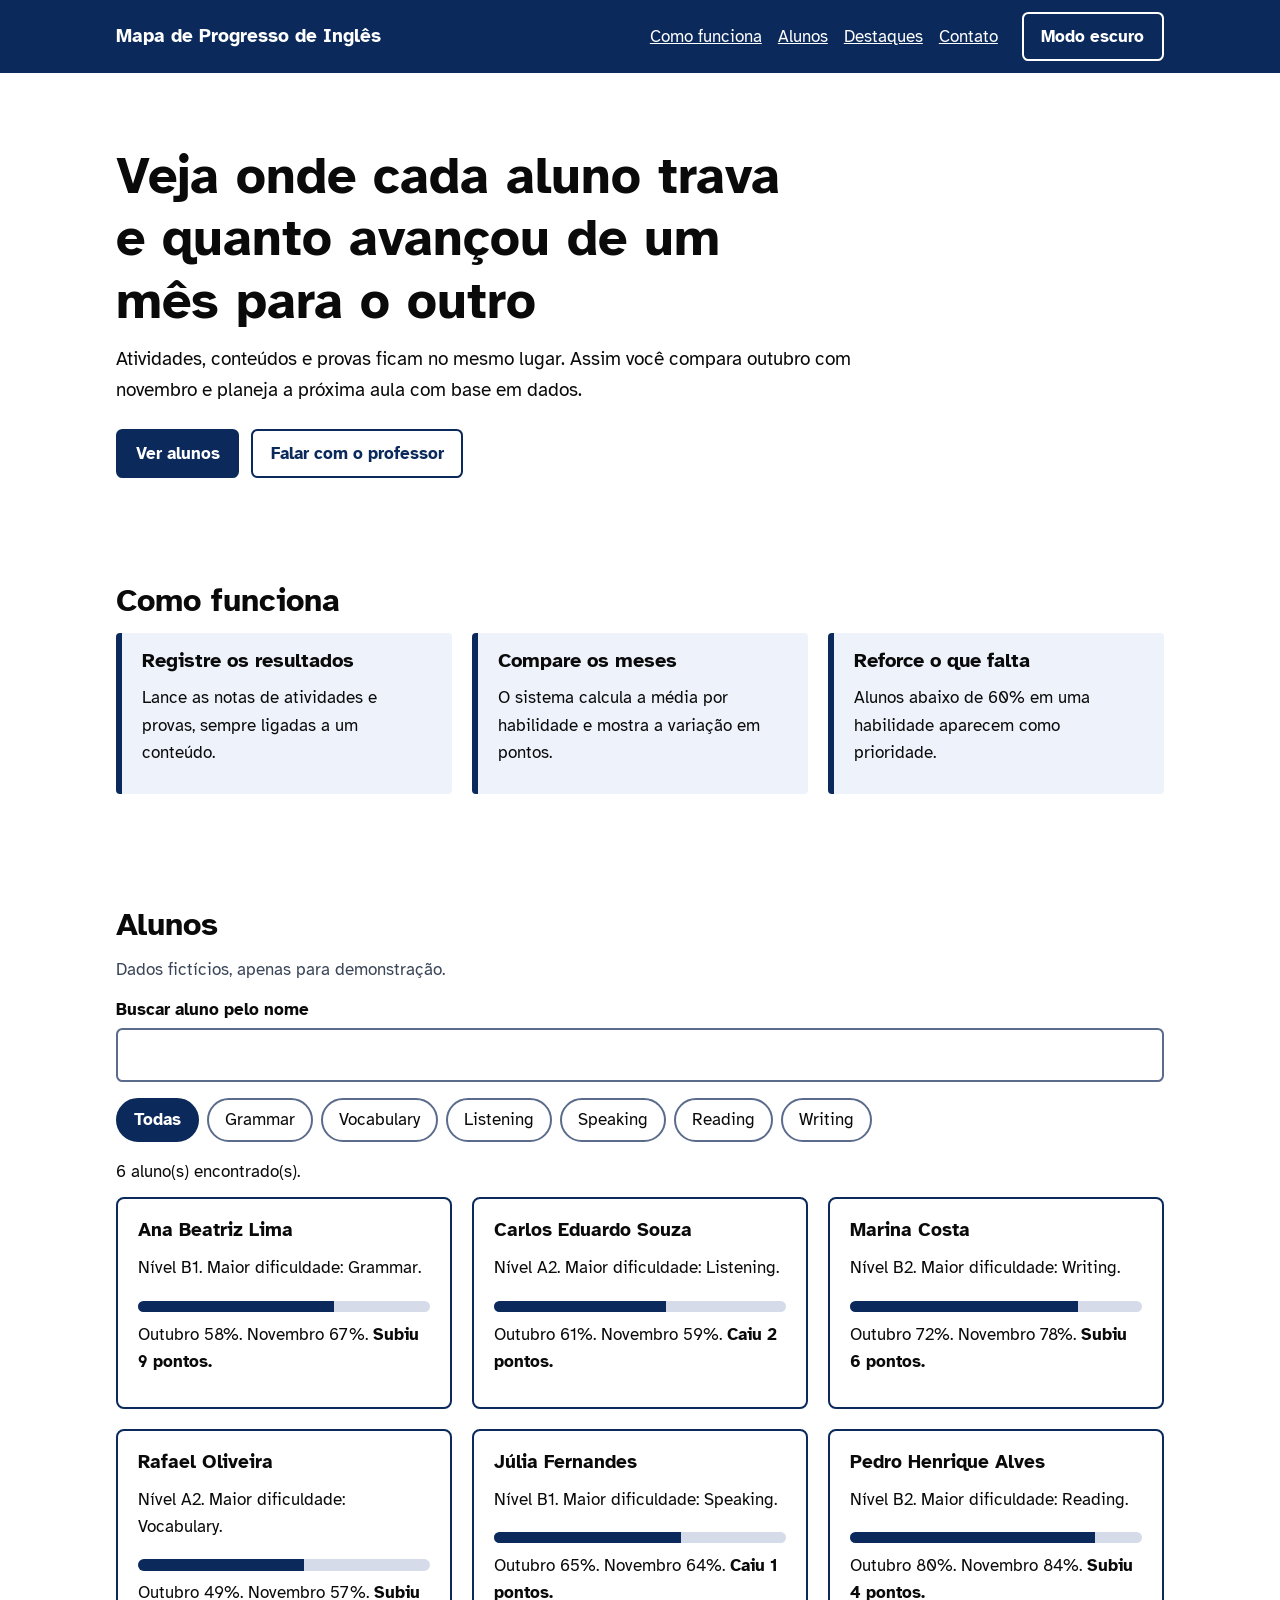
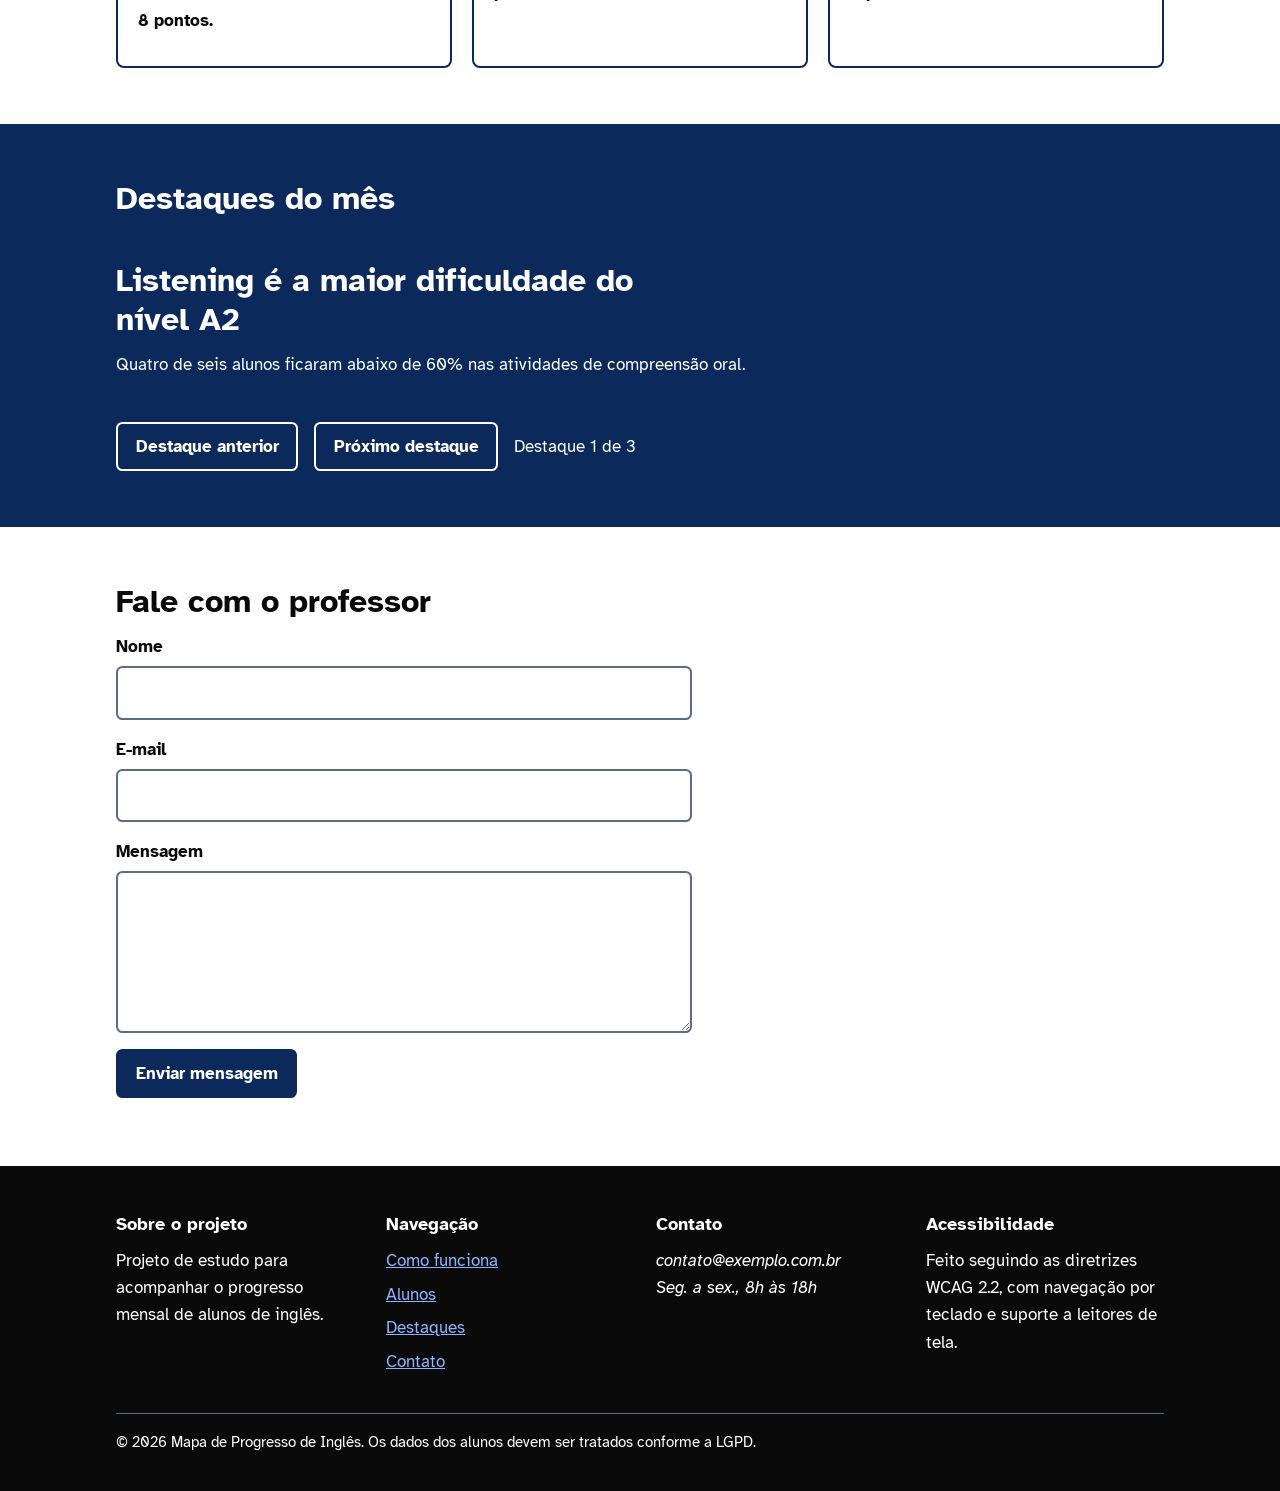
<file: index.html>
<!DOCTYPE html>
<html lang="pt-BR">
<head>
<meta charset="utf-8">
<meta name="viewport" content="width=device-width, initial-scale=1">
<meta name="color-scheme" content="light dark">
<title>Mapa de Progresso de Inglês</title>
<script>try{var t=localStorage.getItem('tema')||(matchMedia('(prefers-color-scheme:dark)').matches?'escuro':'claro');document.documentElement.dataset.tema=t}catch(e){}</script>
<link rel="preconnect" href="https://fonts.googleapis.com">
<link href="https://fonts.googleapis.com/css2?family=Atkinson+Hyperlegible:wght@400;700&display=swap" rel="stylesheet">
<link rel="stylesheet" href="style.css">
</head>
<body>
<a class="skip" href="#main">Pular para o conteúdo</a>

<header class="topo azul">
  <div class="wrap">
    <a class="marca" href="#main">Mapa de Progresso de Inglês</a>
    <nav aria-label="Principal">
      <ul>
        <li><a href="#como">Como funciona</a></li>
        <li><a href="#alunos">Alunos</a></li>
        <li><a href="#destaques">Destaques</a></li>
        <li><a href="#contato">Contato</a></li>
      </ul>
    </nav>
    <button type="button" id="tema" class="btn" aria-pressed="false">Modo escuro</button>
  </div>
</header>

<main id="main">
  <section class="hero wrap" aria-labelledby="t-hero">
    <h1 id="t-hero">Veja onde cada aluno trava e quanto avançou de um mês para o outro</h1>
    <p>Atividades, conteúdos e provas ficam no mesmo lugar. Assim você compara outubro com novembro e planeja a próxima aula com base em dados.</p>
    <div class="acoes">
      <a class="btn" href="#alunos">Ver alunos</a>
      <a class="btn sec" href="#contato">Falar com o professor</a>
    </div>
  </section>

  <section id="como" class="sec-pad wrap" aria-labelledby="t-como">
    <h2 id="t-como">Como funciona</h2>
    <ul class="grade">
      <li><article class="info"><h3>Registre os resultados</h3><p>Lance as notas de atividades e provas, sempre ligadas a um conteúdo.</p></article></li>
      <li><article class="info"><h3>Compare os meses</h3><p>O sistema calcula a média por habilidade e mostra a variação em pontos.</p></article></li>
      <li><article class="info"><h3>Reforce o que falta</h3><p>Alunos abaixo de 60% em uma habilidade aparecem como prioridade.</p></article></li>
    </ul>
  </section>

  <section id="alunos" class="sec-pad wrap" aria-labelledby="t-alunos">
    <h2 id="t-alunos">Alunos</h2>
    <p class="muted">Dados fictícios, apenas para demonstração.</p>
    <form id="form-busca" role="search" aria-label="Buscar alunos">
      <div class="campo">
        <label for="busca">Buscar aluno pelo nome</label>
        <input type="search" id="busca" autocomplete="off">
      </div>
      <div id="chips" class="filtros" role="group" aria-label="Filtrar pela maior dificuldade"></div>
    </form>
    <p id="status" role="status"></p>
    <ul id="lista" class="grade"></ul>
  </section>

  <section id="destaques" class="azul sec-pad" aria-labelledby="t-dest">
    <div class="wrap" role="region" aria-roledescription="carrossel" aria-label="Destaques do mês" id="carrossel">
      <h2 id="t-dest">Destaques do mês</h2>
      <div aria-live="polite">
        <!-- Para usar imagens: <img src="..." alt="descrição"> dentro do slide -->
        <div class="slide" role="group" aria-roledescription="destaque"><h3>Listening é a maior dificuldade do nível A2</h3><p>Quatro de seis alunos ficaram abaixo de 60% nas atividades de compreensão oral.</p></div>
        <div class="slide" role="group" aria-roledescription="destaque" hidden><h3>Writing evoluiu no nível B2</h3><p>A média da prova de novembro subiu 6 pontos em relação a outubro.</p></div>
        <div class="slide" role="group" aria-roledescription="destaque" hidden><h3>Vocabulário cresce com as atividades curtas</h3><p>Quem fez as três atividades semanais teve a maior variação do mês.</p></div>
      </div>
      <div class="ctrl">
        <button type="button" class="btn" id="ant">Destaque anterior</button>
        <button type="button" class="btn" id="prox">Próximo destaque</button>
        <span id="cont"></span>
      </div>
    </div>
  </section>

  <section id="contato" class="sec-pad wrap" aria-labelledby="t-contato">
    <h2 id="t-contato">Fale com o professor</h2>
    <form id="contato-form" class="contato" novalidate>
      <div class="campo"><label for="nome">Nome</label><input id="nome" name="nome" autocomplete="name" required><p class="erro" id="erro-nome" hidden>Erro: informe seu nome com pelo menos 3 letras.</p></div>
      <div class="campo"><label for="email">E-mail</label><input id="email" name="email" type="email" autocomplete="email" required><p class="erro" id="erro-email" hidden>Erro: informe um e-mail válido, como nome@exemplo.com.</p></div>
      <div class="campo"><label for="mensagem">Mensagem</label><textarea id="mensagem" name="mensagem" rows="5" required></textarea><p class="erro" id="erro-mensagem" hidden>Erro: escreva uma mensagem com pelo menos 10 caracteres.</p></div>
      <button type="submit" class="btn">Enviar mensagem</button>
      <p id="ok" role="status"></p>
    </form>
  </section>
</main>

<footer>
  <div class="wrap">
    <div class="grade">
      <section aria-labelledby="f-sobre"><h2 id="f-sobre">Sobre o projeto</h2><p>Projeto de estudo para acompanhar o progresso mensal de alunos de inglês.</p></section>
      <nav aria-labelledby="f-nav"><h2 id="f-nav">Navegação</h2><ul><li><a href="#como">Como funciona</a></li><li><a href="#alunos">Alunos</a></li><li><a href="#destaques">Destaques</a></li><li><a href="#contato">Contato</a></li></ul></nav>
      <section aria-labelledby="f-contato"><h2 id="f-contato">Contato</h2><address>contato@exemplo.com.br<br>Seg. a sex., 8h às 18h</address></section>
      <section aria-labelledby="f-acess"><h2 id="f-acess">Acessibilidade</h2><p>Feito seguindo as diretrizes WCAG 2.2, com navegação por teclado e suporte a leitores de tela.</p></section>
    </div>
    <p class="copy">© 2026 Mapa de Progresso de Inglês. Os dados dos alunos devem ser tratados conforme a LGPD.</p>
  </div>
</footer>

<script>
/* ---------- Tema claro/escuro ---------- */
const root=document.documentElement,btnTema=document.getElementById('tema');
btnTema.setAttribute('aria-pressed',root.dataset.tema==='escuro');
btnTema.addEventListener('click',()=>{
  const e=root.dataset.tema!=='escuro';
  root.dataset.tema=e?'escuro':'claro';
  btnTema.setAttribute('aria-pressed',e);
  try{localStorage.setItem('tema',root.dataset.tema)}catch(_){}
});

/* ---------- Alunos: busca + filtro ---------- */
// Troque este array por: const alunos = await (await fetch('/api/alunos')).json();
const alunos=[
 {n:'Ana Beatriz Lima',nivel:'B1',dif:'Grammar',ant:58,atu:67},
 {n:'Carlos Eduardo Souza',nivel:'A2',dif:'Listening',ant:61,atu:59},
 {n:'Marina Costa',nivel:'B2',dif:'Writing',ant:72,atu:78},
 {n:'Rafael Oliveira',nivel:'A2',dif:'Vocabulary',ant:49,atu:57},
 {n:'Júlia Fernandes',nivel:'B1',dif:'Speaking',ant:65,atu:64},
 {n:'Pedro Henrique Alves',nivel:'B2',dif:'Reading',ant:80,atu:84}
];
const difs=['Todas','Grammar','Vocabulary','Listening','Speaking','Reading','Writing'];
let dif='Todas',q='';
const lista=document.getElementById('lista'),status=document.getElementById('status'),chips=document.getElementById('chips');
const esc=s=>String(s).replace(/[&<>"']/g,c=>({'&':'&amp;','<':'&lt;','>':'&gt;','"':'&quot;',"'":'&#39;'}[c]));
const norm=s=>s.normalize('NFD').replace(/[\u0300-\u036f]/g,'').toLowerCase();

chips.innerHTML=difs.map(d=>`<button type="button" class="chip" aria-pressed="${d===dif}">${d}</button>`).join('');
chips.addEventListener('click',e=>{
  const b=e.target.closest('button'); if(!b) return;
  dif=b.textContent;
  chips.querySelectorAll('button').forEach(x=>x.setAttribute('aria-pressed',x===b));
  render();
});
document.getElementById('busca').addEventListener('input',e=>{q=norm(e.target.value.trim());render()});
document.getElementById('form-busca').addEventListener('submit',e=>e.preventDefault());

function render(){
  const r=alunos.filter(a=>(dif==='Todas'||a.dif===dif)&&norm(a.n).includes(q));
  lista.innerHTML=r.map(a=>{
    const d=a.atu-a.ant, t=d>0?`Subiu ${d} pontos`:d<0?`Caiu ${-d} pontos`:'Sem variação';
    return `<li><article class="card"><h3>${esc(a.n)}</h3>
      <p>Nível ${esc(a.nivel)}. Maior dificuldade: ${esc(a.dif)}.</p>
      <progress max="100" value="${a.atu}" aria-label="Média de novembro de ${esc(a.n)}">${a.atu}%</progress>
      <p>Outubro ${a.ant}%. Novembro ${a.atu}%. <strong>${t}.</strong></p></article></li>`;
  }).join('');
  status.textContent=r.length?`${r.length} aluno(s) encontrado(s).`:'Nenhum aluno encontrado. Limpe a busca ou escolha outra dificuldade.';
}
render();

/* ---------- Carrossel (sem rotação automática, por acessibilidade) ---------- */
const slides=[...document.querySelectorAll('.slide')],cont=document.getElementById('cont');let i=0;
function mostrar(n){
  i=(n+slides.length)%slides.length;
  slides.forEach((s,k)=>s.hidden=k!==i);
  cont.textContent=`Destaque ${i+1} de ${slides.length}`;
}
document.getElementById('ant').addEventListener('click',()=>mostrar(i-1));
document.getElementById('prox').addEventListener('click',()=>mostrar(i+1));
document.getElementById('carrossel').addEventListener('keydown',e=>{
  if(e.key==='ArrowLeft')mostrar(i-1); if(e.key==='ArrowRight')mostrar(i+1);
});
mostrar(0);

/* ---------- Formulário de contato ---------- */
const f=document.getElementById('contato-form'),ok=document.getElementById('ok');
const regras={nome:v=>v.trim().length>=3,email:v=>/^[^\s@]+@[^\s@]+\.[^\s@]+$/.test(v),mensagem:v=>v.trim().length>=10};
f.addEventListener('submit',e=>{
  e.preventDefault(); ok.textContent='';
  let primeiro=null;
  for(const id in regras){
    const el=f.elements[id],er=document.getElementById('erro-'+id),ruim=!regras[id](el.value);
    el.setAttribute('aria-invalid',ruim); er.hidden=!ruim;
    ruim?el.setAttribute('aria-describedby','erro-'+id):el.removeAttribute('aria-describedby');
    if(ruim&&!primeiro)primeiro=el;
  }
  if(primeiro) return primeiro.focus();
  // TODO: enviar ao back-end:
  // fetch('/api/contatos',{method:'POST',headers:{'Content-Type':'application/json'},body:JSON.stringify(Object.fromEntries(new FormData(f)))});
  ok.textContent='Mensagem enviada. Responderei em até 2 dias úteis.';
  f.reset();
});
</script>
</body>
</html>
</file>
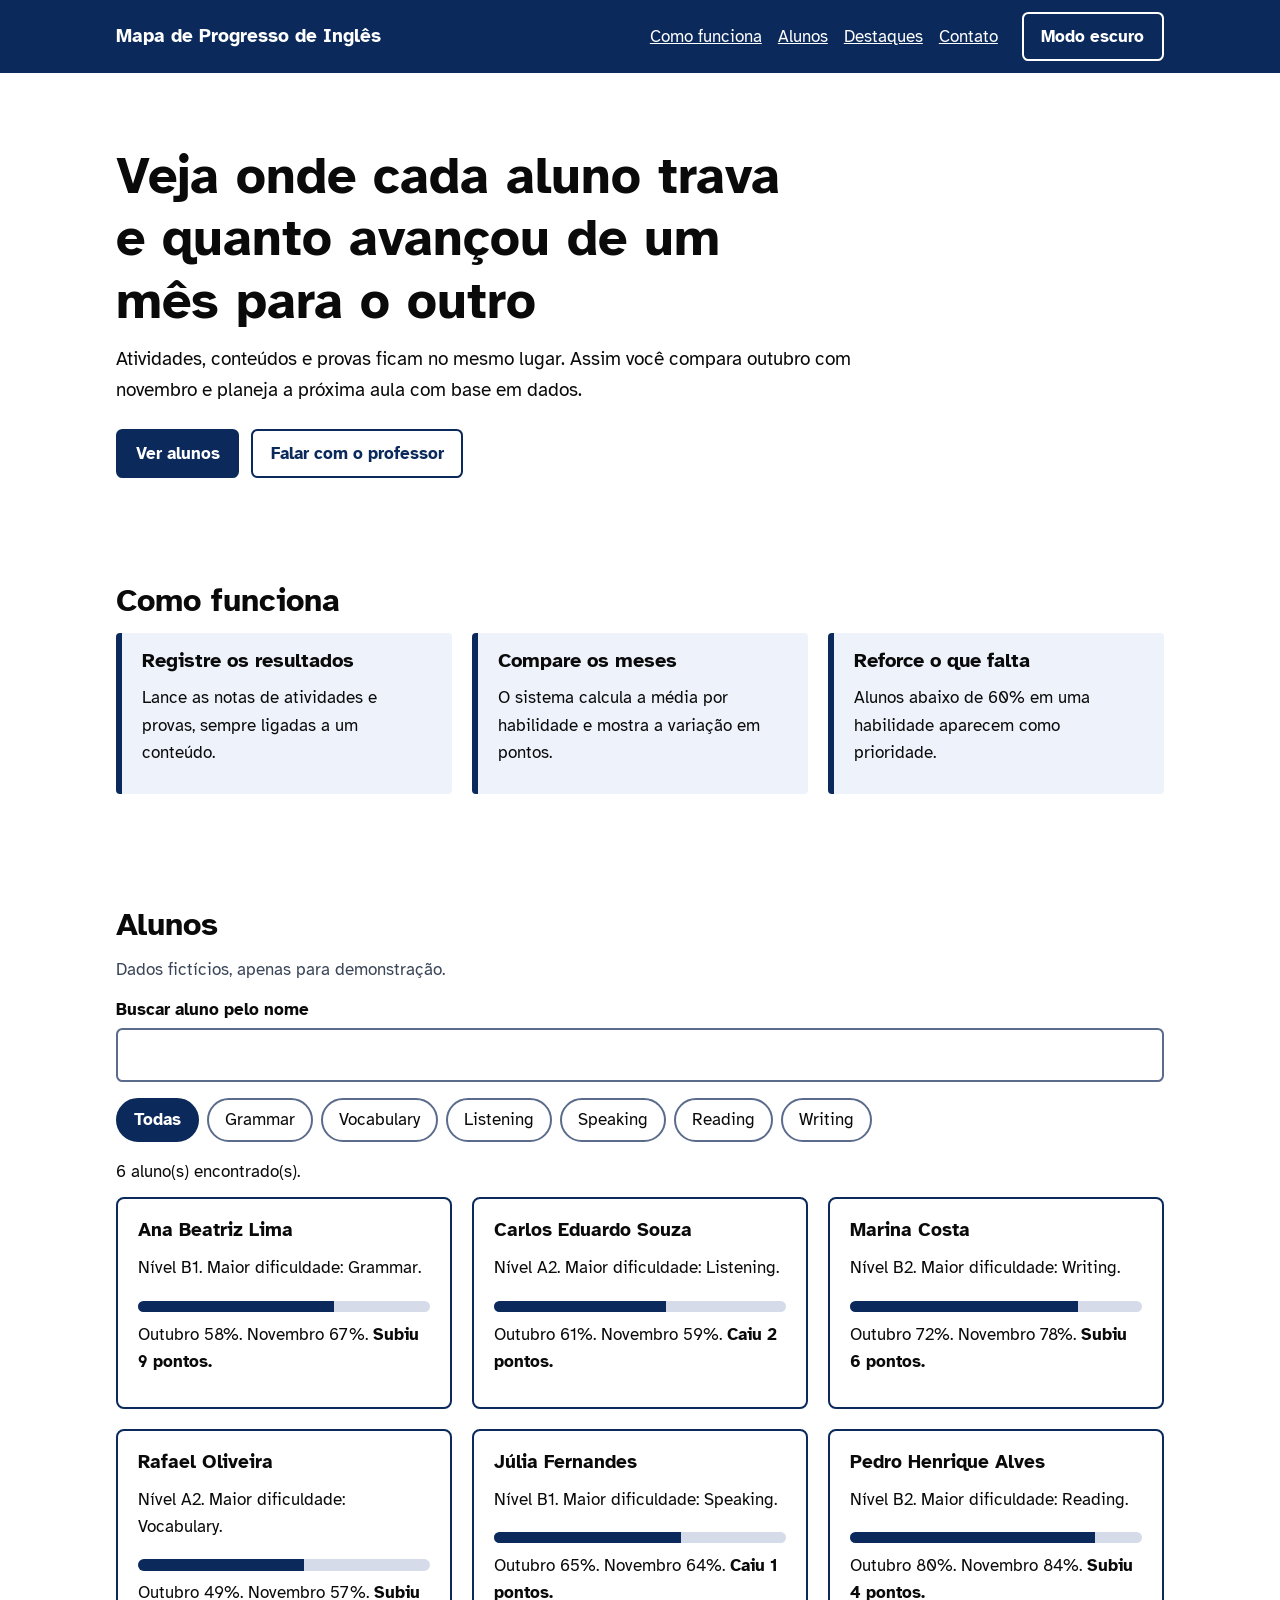
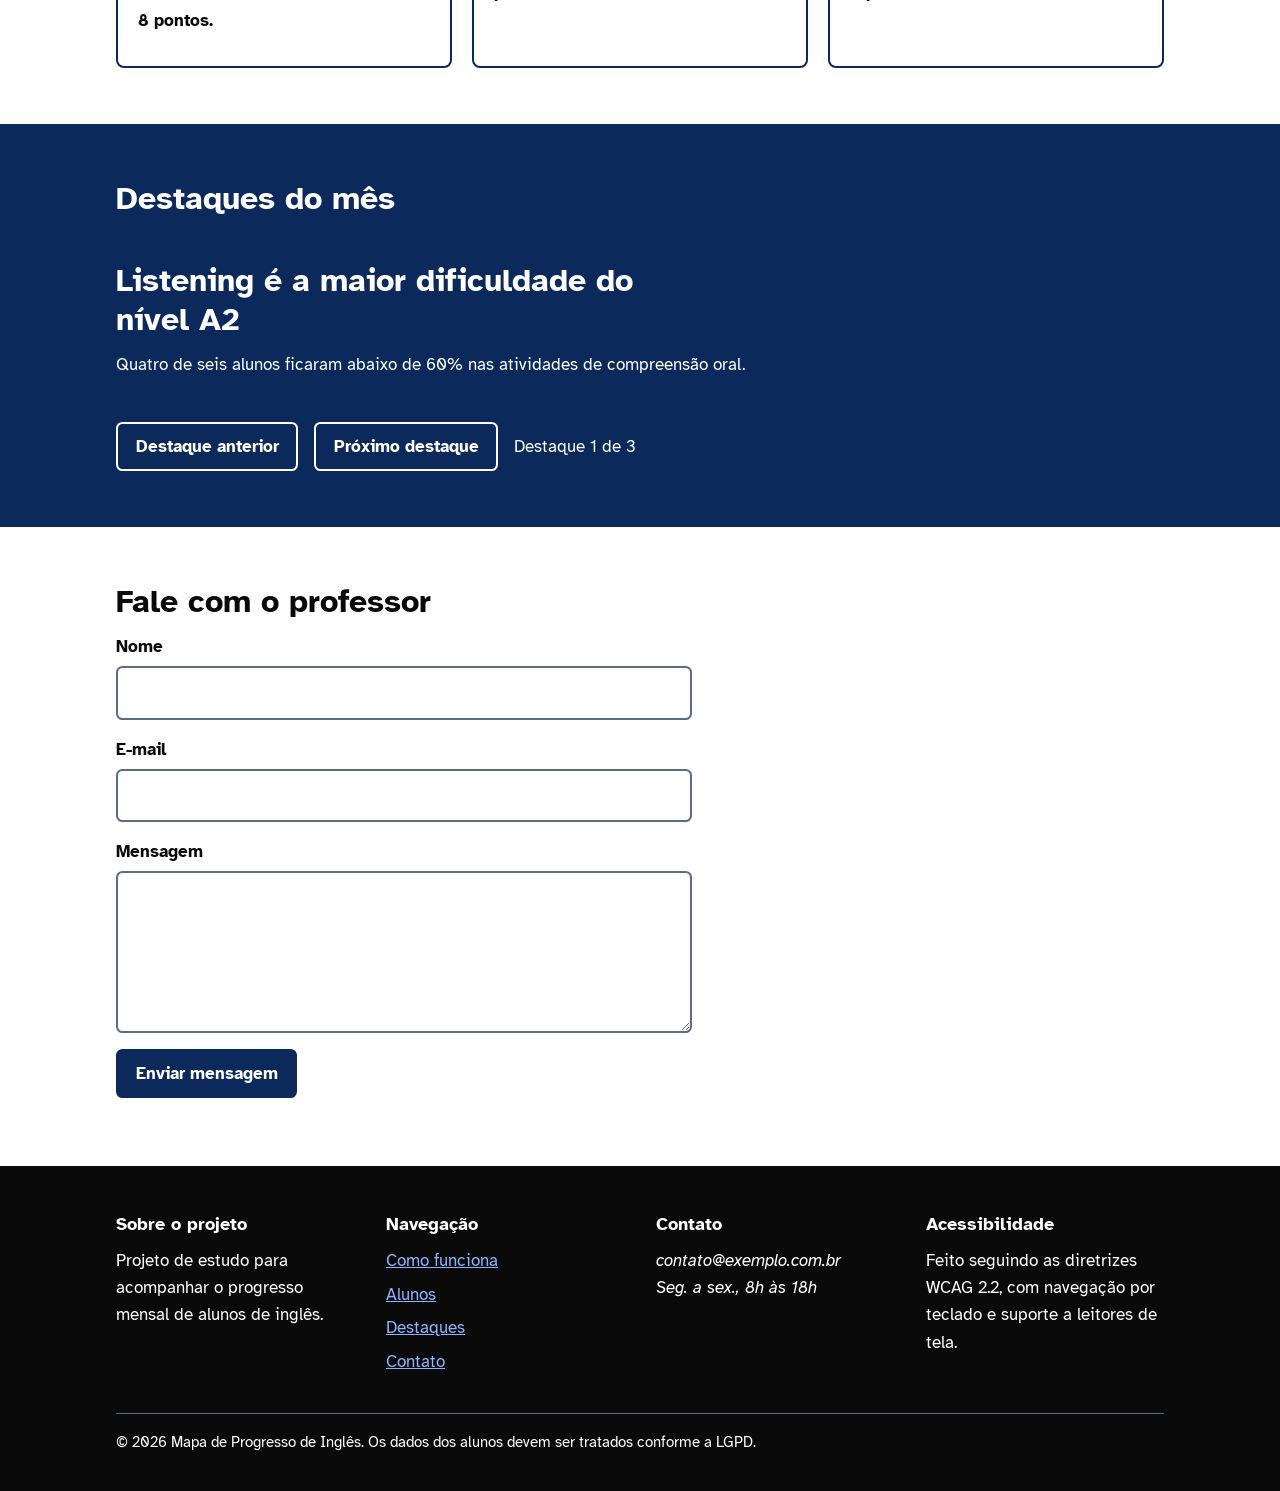
<file: front-end/index.html>
<!DOCTYPE html>
<html lang="pt-BR">
<head>
<meta charset="utf-8">
<meta name="viewport" content="width=device-width, initial-scale=1">
<meta name="color-scheme" content="light dark">
<title>Mapa de Progresso de Inglês</title>
<script>try{var t=localStorage.getItem('tema')||(matchMedia('(prefers-color-scheme:dark)').matches?'escuro':'claro');document.documentElement.dataset.tema=t}catch(e){}</script>
<link rel="preconnect" href="https://fonts.googleapis.com">
<link href="https://fonts.googleapis.com/css2?family=Atkinson+Hyperlegible:wght@400;700&display=swap" rel="stylesheet">
<link rel="stylesheet" href="style.css">
</head>
<body>
<a class="skip" href="#main">Pular para o conteúdo</a>

<header class="topo azul">
  <div class="wrap">
    <a class="marca" href="#main">Mapa de Progresso de Inglês</a>
    <nav aria-label="Principal">
      <ul>
        <li><a href="#como">Como funciona</a></li>
        <li><a href="#alunos">Alunos</a></li>
        <li><a href="#destaques">Destaques</a></li>
        <li><a href="#contato">Contato</a></li>
      </ul>
    </nav>
    <button type="button" id="tema" class="btn" aria-pressed="false">Modo escuro</button>
  </div>
</header>

<main id="main">
  <section class="hero wrap" aria-labelledby="t-hero">
    <h1 id="t-hero">Veja onde cada aluno trava e quanto avançou de um mês para o outro</h1>
    <p>Atividades, conteúdos e provas ficam no mesmo lugar. Assim você compara outubro com novembro e planeja a próxima aula com base em dados.</p>
    <div class="acoes">
      <a class="btn" href="#alunos">Ver alunos</a>
      <a class="btn sec" href="#contato">Falar com o professor</a>
    </div>
  </section>

  <section id="como" class="sec-pad wrap" aria-labelledby="t-como">
    <h2 id="t-como">Como funciona</h2>
    <ul class="grade">
      <li><article class="info"><h3>Registre os resultados</h3><p>Lance as notas de atividades e provas, sempre ligadas a um conteúdo.</p></article></li>
      <li><article class="info"><h3>Compare os meses</h3><p>O sistema calcula a média por habilidade e mostra a variação em pontos.</p></article></li>
      <li><article class="info"><h3>Reforce o que falta</h3><p>Alunos abaixo de 60% em uma habilidade aparecem como prioridade.</p></article></li>
    </ul>
  </section>

  <section id="alunos" class="sec-pad wrap" aria-labelledby="t-alunos">
    <!-- Seção exclusiva do Professor (começa oculta com o atributo 'hidden') -->
  <section id="area-professor" class="sec-pad wrap" aria-labelledby="t-prof" hidden>
    <h2 id="t-prof">Área do Professor: Lançar Notas</h2>
    <p class="muted">Preencha os dados abaixo para registrar o desempenho mensal do aluno.</p>
    
    <form id="form-registro" class="contato">
      <div class="campo">
        <label for="alunoId">ID do Aluno</label>
        <input type="number" id="alunoId" name="alunoId" required>
      </div>
      <div class="campo">
        <label for="avaliacaoId">ID da Avaliação</label>
        <input type="number" id="avaliacaoId" name="avaliacaoId" required>
      </div>
      <div class="campo">
        <label for="nota">Nota Obtida</label>
        <input type="number" step="0.1" id="nota" name="nota" required>
      </div>
      <div class="campo">
        <label for="observacao">Dificuldade / Observação</label>
        <textarea id="observacao" name="observacao" rows="3"></textarea>
      </div>
      <button type="submit" class="btn">Salvar Resultado</button>
      <p id="status-registro" role="status"></p>
    </form>
  </section>
    <h2 id="t-alunos">Alunos</h2>
    <p class="muted">Dados fictícios, apenas para demonstração.</p>
    <form id="form-busca" role="search" aria-label="Buscar alunos">
      <div class="campo">
        <label for="busca">Buscar aluno pelo nome</label>
        <input type="search" id="busca" autocomplete="off">
      </div>
      <div id="chips" class="filtros" role="group" aria-label="Filtrar pela maior dificuldade"></div>
    </form>
    <p id="status" role="status"></p>
    <ul id="lista" class="grade"></ul>
  </section>

  <section id="destaques" class="azul sec-pad" aria-labelledby="t-dest">
    <div class="wrap" role="region" aria-roledescription="carrossel" aria-label="Destaques do mês" id="carrossel">
      <h2 id="t-dest">Destaques do mês</h2>
      <div aria-live="polite">
        <!-- Para usar imagens: <img src="..." alt="descrição"> dentro do slide -->
        <div class="slide" role="group" aria-roledescription="destaque"><h3>Listening é a maior dificuldade do nível A2</h3><p>Quatro de seis alunos ficaram abaixo de 60% nas atividades de compreensão oral.</p></div>
        <div class="slide" role="group" aria-roledescription="destaque" hidden><h3>Writing evoluiu no nível B2</h3><p>A média da prova de novembro subiu 6 pontos em relação a outubro.</p></div>
        <div class="slide" role="group" aria-roledescription="destaque" hidden><h3>Vocabulário cresce com as atividades curtas</h3><p>Quem fez as três atividades semanais teve a maior variação do mês.</p></div>
      </div>
      <div class="ctrl">
        <button type="button" class="btn" id="ant">Destaque anterior</button>
        <button type="button" class="btn" id="prox">Próximo destaque</button>
        <span id="cont"></span>
      </div>
    </div>
  </section>

  <section id="contato" class="sec-pad wrap" aria-labelledby="t-contato">
    <h2 id="t-contato">Fale com o professor</h2>
    <form id="contato-form" class="contato" novalidate>
      <div class="campo"><label for="nome">Nome</label><input id="nome" name="nome" autocomplete="name" required><p class="erro" id="erro-nome" hidden>Erro: informe seu nome com pelo menos 3 letras.</p></div>
      <div class="campo"><label for="email">E-mail</label><input id="email" name="email" type="email" autocomplete="email" required><p class="erro" id="erro-email" hidden>Erro: informe um e-mail válido, como nome@exemplo.com.</p></div>
      <div class="campo"><label for="mensagem">Mensagem</label><textarea id="mensagem" name="mensagem" rows="5" required></textarea><p class="erro" id="erro-mensagem" hidden>Erro: escreva uma mensagem com pelo menos 10 caracteres.</p></div>
      <button type="submit" class="btn">Enviar mensagem</button>
      <p id="ok" role="status"></p>
    </form>
  </section>
</main>

<footer>
  <div class="wrap">
    <div class="grade">
      <section aria-labelledby="f-sobre"><h2 id="f-sobre">Sobre o projeto</h2><p>Projeto de estudo para acompanhar o progresso mensal de alunos de inglês.</p></section>
      <nav aria-labelledby="f-nav"><h2 id="f-nav">Navegação</h2><ul><li><a href="#como">Como funciona</a></li><li><a href="#alunos">Alunos</a></li><li><a href="#destaques">Destaques</a></li><li><a href="#contato">Contato</a></li></ul></nav>
      <section aria-labelledby="f-contato"><h2 id="f-contato">Contato</h2><address>contato@exemplo.com.br<br>Seg. a sex., 8h às 18h</address></section>
      <section aria-labelledby="f-acess"><h2 id="f-acess">Acessibilidade</h2><p>Feito seguindo as diretrizes WCAG 2.2, com navegação por teclado e suporte a leitores de tela.</p></section>
    </div>
    <p class="copy">© 2026 Mapa de Progresso de Inglês. Os dados dos alunos devem ser tratados conforme a LGPD.</p>
  </div>
</footer>

<script>
/* ---------- Tema claro/escuro ---------- */
const root=document.documentElement,btnTema=document.getElementById('tema');
btnTema.setAttribute('aria-pressed',root.dataset.tema==='escuro');
btnTema.addEventListener('click',()=>{
  const e=root.dataset.tema!=='escuro';
  root.dataset.tema=e?'escuro':'claro';
  btnTema.setAttribute('aria-pressed',e);
  try{localStorage.setItem('tema',root.dataset.tema)}catch(_){}
});

/* ---------- Alunos: busca + filtro ---------- */
// Troque este array por: const alunos = await (await fetch('/api/alunos')).json();
const alunos=[
 {n:'Ana Beatriz Lima',nivel:'B1',dif:'Grammar',ant:58,atu:67},
 {n:'Carlos Eduardo Souza',nivel:'A2',dif:'Listening',ant:61,atu:59},
 {n:'Marina Costa',nivel:'B2',dif:'Writing',ant:72,atu:78},
 {n:'Rafael Oliveira',nivel:'A2',dif:'Vocabulary',ant:49,atu:57},
 {n:'Júlia Fernandes',nivel:'B1',dif:'Speaking',ant:65,atu:64},
 {n:'Pedro Henrique Alves',nivel:'B2',dif:'Reading',ant:80,atu:84}
];
const difs=['Todas','Grammar','Vocabulary','Listening','Speaking','Reading','Writing'];
let dif='Todas',q='';
const lista=document.getElementById('lista'),status=document.getElementById('status'),chips=document.getElementById('chips');
const esc=s=>String(s).replace(/[&<>"']/g,c=>({'&':'&amp;','<':'&lt;','>':'&gt;','"':'&quot;',"'":'&#39;'}[c]));
const norm=s=>s.normalize('NFD').replace(/[\u0300-\u036f]/g,'').toLowerCase();

chips.innerHTML=difs.map(d=>`<button type="button" class="chip" aria-pressed="${d===dif}">${d}</button>`).join('');
chips.addEventListener('click',e=>{
  const b=e.target.closest('button'); if(!b) return;
  dif=b.textContent;
  chips.querySelectorAll('button').forEach(x=>x.setAttribute('aria-pressed',x===b));
  render();
});
document.getElementById('busca').addEventListener('input',e=>{q=norm(e.target.value.trim());render()});
document.getElementById('form-busca').addEventListener('submit',e=>e.preventDefault());

function render(){
  const r=alunos.filter(a=>(dif==='Todas'||a.dif===dif)&&norm(a.n).includes(q));
  lista.innerHTML=r.map(a=>{
    const d=a.atu-a.ant, t=d>0?`Subiu ${d} pontos`:d<0?`Caiu ${-d} pontos`:'Sem variação';
    return `<li><article class="card"><h3>${esc(a.n)}</h3>
      <p>Nível ${esc(a.nivel)}. Maior dificuldade: ${esc(a.dif)}.</p>
      <progress max="100" value="${a.atu}" aria-label="Média de novembro de ${esc(a.n)}">${a.atu}%</progress>
      <p>Outubro ${a.ant}%. Novembro ${a.atu}%. <strong>${t}.</strong></p></article></li>`;
  }).join('');
  status.textContent=r.length?`${r.length} aluno(s) encontrado(s).`:'Nenhum aluno encontrado. Limpe a busca ou escolha outra dificuldade.';
}
render();

/* ---------- Carrossel (sem rotação automática, por acessibilidade) ---------- */
const slides=[...document.querySelectorAll('.slide')],cont=document.getElementById('cont');let i=0;
function mostrar(n){
  i=(n+slides.length)%slides.length;
  slides.forEach((s,k)=>s.hidden=k!==i);
  cont.textContent=`Destaque ${i+1} de ${slides.length}`;
}
document.getElementById('ant').addEventListener('click',()=>mostrar(i-1));
document.getElementById('prox').addEventListener('click',()=>mostrar(i+1));
document.getElementById('carrossel').addEventListener('keydown',e=>{
  if(e.key==='ArrowLeft')mostrar(i-1); if(e.key==='ArrowRight')mostrar(i+1);
});
mostrar(0);

/* ---------- Formulário de contato ---------- */
const f=document.getElementById('contato-form'),ok=document.getElementById('ok');
const regras={nome:v=>v.trim().length>=3,email:v=>/^[^\s@]+@[^\s@]+\.[^\s@]+$/.test(v),mensagem:v=>v.trim().length>=10};
f.addEventListener('submit',e=>{
  e.preventDefault(); ok.textContent='';
  let primeiro=null;
  for(const id in regras){
    const el=f.elements[id],er=document.getElementById('erro-'+id),ruim=!regras[id](el.value);
    el.setAttribute('aria-invalid',ruim); er.hidden=!ruim;
    ruim?el.setAttribute('aria-describedby','erro-'+id):el.removeAttribute('aria-describedby');
    if(ruim&&!primeiro)primeiro=el;
  }
  if(primeiro) return primeiro.focus();
  // TODO: enviar ao back-end:
  // fetch('/api/contatos',{method:'POST',headers:{'Content-Type':'application/json'},body:JSON.stringify(Object.fromEntries(new FormData(f)))});
  ok.textContent='Mensagem enviada. Responderei em até 2 dias úteis.';
  f.reset();
});
  const perfil = localStorage.getItem('perfilUsuario');
  const secaoProfessor = document.getElementedById('area-professor');
  if (perfil == 'Professor' && secaoProfessor) {
    secaoProfessor.hidden = false;
  }
</script> 
</body>
</html>
</file>
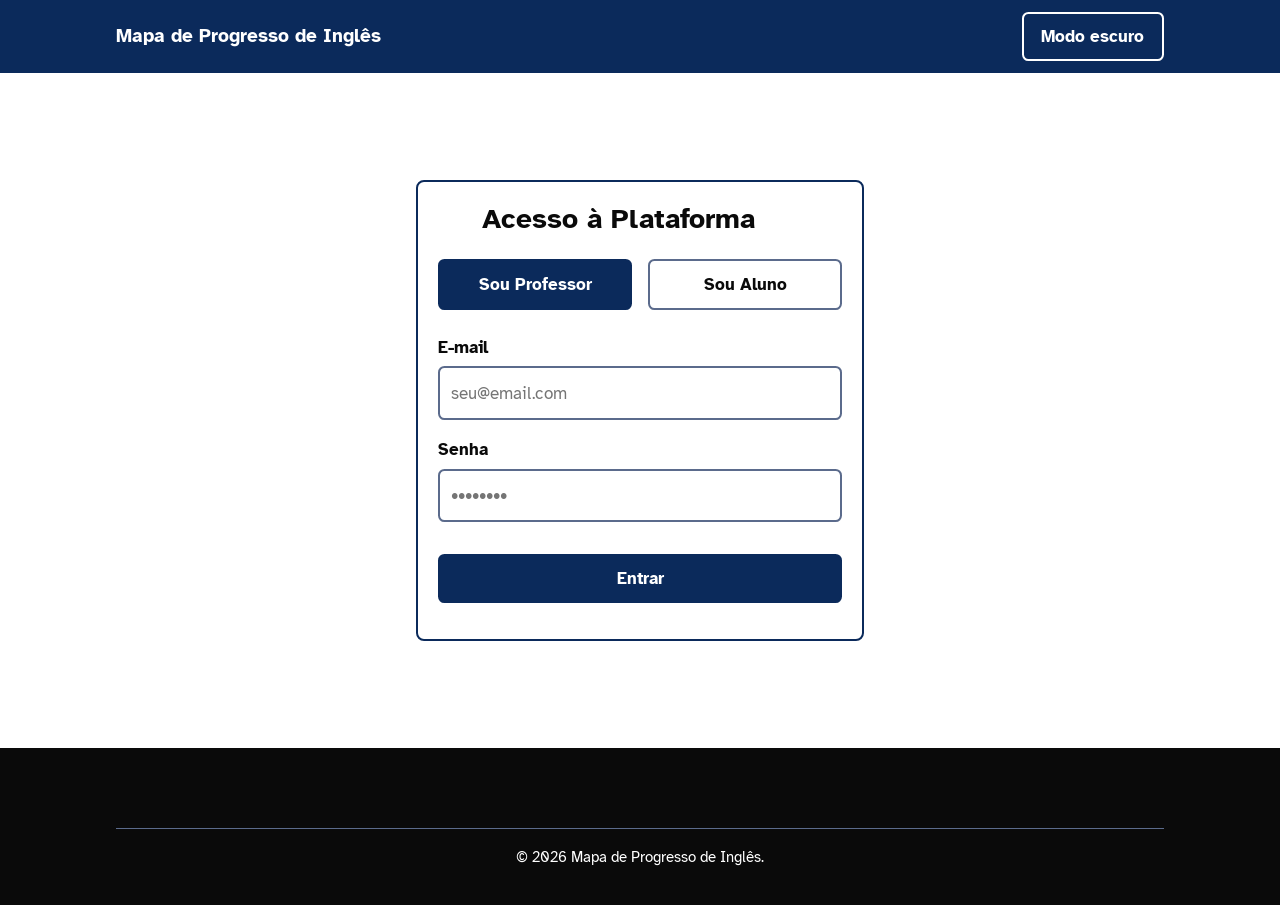
<file: front-end/login.html>
<!DOCTYPE html>
<html lang="pt-BR">
<head>
<meta charset="utf-8">
<meta name="viewport" content="width=device-width, initial-scale=1">
<meta name="color-scheme" content="light dark">
<title>Login - Mapa de Progresso de Inglês</title>
<!-- Script para evitar flash branco no modo escuro -->
<script>try{var t=localStorage.getItem('tema')||(matchMedia('(prefers-color-scheme:dark)').matches?'escuro':'claro');document.documentElement.dataset.tema=t}catch(e){}</script>
<link rel="preconnect" href="https://fonts.googleapis.com">
<link href="https://fonts.googleapis.com/css2?family=Atkinson+Hyperlegible:wght@400;700&display=swap" rel="stylesheet">
<!-- Reaproveita o seu CSS principal -->
<link rel="stylesheet" href="style.css">
<style>
  /* Ajustes específicos para centralizar o formulário de login na tela */
  .login-container {
    min-height: 75vh;
    display: flex;
    align-items: center;
    justify-content: center;
    padding-block: 2rem;
  }
  .login-card {
    width: 100%;
    max-width: 28rem; /* Limita a largura do cartão de login */
  }
  .login-card h1 {
    font-size: 1.75rem;
    text-align: center;
    margin-bottom: 1.5rem;
  }
  .seletor-papel {
    display: flex;
    gap: 1rem;
    margin-bottom: 1.5rem;
  }
  /* Estilização dos botões de rádio (Aluno / Professor) como "Chips" do seu CSS */
  .seletor-papel label {
    flex: 1;
    text-align: center;
    cursor: pointer;
  }
  .seletor-papel input[type="radio"] {
    position: absolute;
    opacity: 0;
    width: 0;
    height: 0;
  }
  .seletor-papel span {
    display: block;
    padding: .6rem;
    border: 2px solid var(--line);
    border-radius: .4rem;
    font-weight: 700;
    transition: all 0.2s;
  }
  .seletor-papel input[type="radio"]:checked + span {
    background: var(--accent);
    border-color: var(--accent);
    color: var(--on-accent);
  }
  .seletor-papel input[type="radio"]:focus-visible + span {
    outline: 3px solid var(--focus);
    outline-offset: 3px;
  }
</style>
</head>
<body>
<a class="skip" href="#main">Pular para o conteúdo</a>

<header class="topo azul">
  <div class="wrap">
    <a class="marca" href="index_2.html">Mapa de Progresso de Inglês</a>
    <!-- Botão de modo escuro mantido para consistência -->
    <button type="button" id="tema" class="btn" aria-pressed="false" style="margin-left: auto;">Modo escuro</button>
  </div>
</header>

<main id="main" class="login-container wrap">
  <article class="card login-card">
    <h1>Acesso à Plataforma</h1>
    
    <form id="form-login" novalidate>
      
      <!-- Seletor visual de papel (baseado na constraint CK_Usuarios_Papel do SQL) -->
      <fieldset style="border: none; padding: 0; margin: 0;">
        <legend class="skip">Selecione seu perfil</legend>
        <div class="seletor-papel">
          <label>
            <input type="radio" name="papel" value="Professor" checked>
            <span>Sou Professor</span>
          </label>
          <label>
            <input type="radio" name="papel" value="Aluno">
            <span>Sou Aluno</span>
          </label>
        </div>
      </fieldset>

      <div class="campo">
        <label for="email">E-mail</label>
        <input type="email" id="email" name="email" autocomplete="email" required placeholder="seu@email.com">
        <p class="erro" id="erro-email" hidden>Erro: informe um e-mail válido.</p>
      </div>

      <div class="campo">
        <label for="senha">Senha</label>
        <input type="password" id="senha" name="senha" autocomplete="current-password" required placeholder="••••••••">
        <p class="erro" id="erro-senha" hidden>Erro: a senha não pode estar vazia.</p>
      </div>

      <button type="submit" class="btn" style="width: 100%; justify-content: center; margin-top: 1rem;">Entrar</button>
      
      <p id="status-login" role="status" style="margin-top: 1rem; text-align: center; font-weight: 700;"></p>
    </form>
  </article>
</main>

<footer>
  <div class="wrap" style="text-align: center;">
    <p class="copy">© 2026 Mapa de Progresso de Inglês.</p>
  </div>
</footer>

<script>
/* ---------- Tema claro/escuro ---------- */
const root = document.documentElement;
const btnTema = document.getElementById('tema');
btnTema.setAttribute('aria-pressed', root.dataset.tema === 'escuro');

btnTema.addEventListener('click', () => {
  const e = root.dataset.tema !== 'escuro';
  root.dataset.tema = e ? 'escuro' : 'claro';
  btnTema.setAttribute('aria-pressed', e);
  try { localStorage.setItem('tema', root.dataset.tema) } catch (_) {}
});

/* ---------- Lógica do Formulário de Login ---------- */
const formLogin = document.getElementById('form-login');
const statusLogin = document.getElementById('status-login');

formLogin.addEventListener('submit', (e) => {
  e.preventDefault(); // Evita recarregar a página
  statusLogin.textContent = '';
  statusLogin.style.color = 'inherit';

  const emailInput = document.getElementById('email');
  const senhaInput = document.getElementById('senha');
  const erroEmail = document.getElementById('erro-email');
  const erroSenha = document.getElementById('erro-senha');

  // Validação simples baseada no estilo do seu index_2.html
  const emailValido = /^[^\s@]+@[^\s@]+\.[^\s@]+$/.test(emailInput.value);
  const senhaValida = senhaInput.value.trim().length > 0;

  // Atualiza atributos ARIA e exibe/oculta erros de Email
  emailInput.setAttribute('aria-invalid', !emailValido);
  erroEmail.hidden = emailValido;

  // Atualiza atributos ARIA e exibe/oculta erros de Senha
  senhaInput.setAttribute('aria-invalid', !senhaValida);
  erroSenha.hidden = senhaValida;

  document.getElementById('form-registro').addEventListener('submit', async (e) => {
  e.preventDefault(); // Evita que a página recarregue
  const status = document.getElementById('status-registro');
  status.textContent = 'Salvando no banco de dados...';
  status.style.color = 'inherit';

  // Empacota os dados do formulário
  const dados = {
    alunoId: document.getElementById('alunoId').value,
    avaliacaoId: document.getElementById('avaliacaoId').value,
    nota: document.getElementById('nota').value,
    observacao: document.getElementById('observacao').value
  };

  try {
    // Envia os dados via POST para a API
    const resposta = await fetch('http://localhost:3000/api/resultados', {
      method: 'POST',
      headers: { 'Content-Type': 'application/json' },
      body: JSON.stringify(dados)
    });

    if (resposta.ok) {
      status.textContent = 'Nota registrada com sucesso!';
      status.style.color = 'green';
      e.target.reset(); // Limpa os campos do formulário
      
      // Opcional: Chamar a função que recarrega o dashboard para atualizar a tela na hora
      // carregarDadosDoBanco(); 
    } else {
      status.textContent = 'Erro ao salvar os dados.';
      status.style.color = 'var(--erro)';
    }
  } catch (erro) {
    status.textContent = 'Falha de conexão com a API.';
    status.style.color = 'var(--erro)';
  }
});
  const papelEscolhido = document.querySelector('input[name="papel":checked]').value;

  statusLogin.style.color = 'var(--blue)';
  statusLogin.textContent = 'Autentincando...';
    setTimeout(() => {
      localStorage.setItem('perfilUsuario', papelEscolhido);
      window.location.href = 'index_2.html';
    }, 1000);

  // Se houver erros, foca no primeiro campo inválido e interrompe o script
  if (!emailValido) {
    return emailInput.focus();
  }
  if (!senhaValida) {
    return senhaInput.focus();
  }

  // --- MOCK DE AUTENTICAÇÃO BEM SUCEDIDA ---
  // Aqui, futuramente, você fará um fetch() POST para a sua API enviando o hash da senha e o email.
  
  statusLogin.style.color = 'var(--blue)'; // Ou a cor de destaque do tema
  statusLogin.textContent = 'Autenticando...';

  // Simula um delay de rede (1 segundo) e depois redireciona para a página principal
  setTimeout(() => {
    // Redireciona o usuário para o site principal (index_2.html)
    window.location.href = 'index_2.html';
  }, 1000);
});
</script>
</body>
</html>
</file>
<file: style.css>
/* Paleta: 50% branco, 30% azul escuro, 20% preto (no modo escuro as proporções se invertem) */
:root {
  --bg: #fff;
  --ink: #0a0a0a;
  --muted: #3a4558;
  --blue: #0b2a5b;
  --accent: #0b2a5b;
  --on-accent: #fff;
  --line: #5b6b8c;
  --card: #fff;
  --card-ink: #0a0a0a;
  --tint: #eef2fa;
  --focus: #0b2a5b;
  --track: #d5dbe8;
  --fill: #0b2a5b;
  --erro: #a30000;
}

[data-tema="escuro"] {
  --bg: #0a0a0a;
  --ink: #fff;
  --muted: #c3ccdd;
  --accent: #8db4ff;
  --on-accent: #0a0a0a;
  --card: #0b2a5b;
  --card-ink: #fff;
  --tint: #111;
  --focus: #8db4ff;
  --track: #0a0a0a;
  --fill: #8db4ff;
  --erro: #ff9b9b;
}

*, *::before, *::after {
  box-sizing: border-box;
}

html {
  scroll-padding-top: 5rem;
}

@media (prefers-reduced-motion: no-preference) {
  html {
    scroll-behavior: smooth;
  }
}

body {
  margin: 0;
  font: 1.0625rem/1.6 "Atkinson Hyperlegible", Verdana, system-ui, sans-serif;
  background: var(--bg);
  color: var(--ink);
}

:focus-visible {
  outline: 3px solid var(--focus);
  outline-offset: 3px;
}

.azul :focus-visible,
footer :focus-visible {
  --focus: #fff;
}

.wrap {
  max-width: 68rem;
  margin-inline: auto;
  padding-inline: 1.25rem;
}

h1, h2, h3 {
  line-height: 1.2;
  margin: 0 0 .75rem;
}

h1 {
  font-size: clamp(2rem, 5vw, 3.25rem);
  max-width: 20ch;
}

h2 {
  font-size: clamp(1.5rem, 3vw, 2rem);
}

p {
  margin: 0 0 .75rem;
}

.muted {
  color: var(--muted);
}

a {
  color: var(--accent);
}

.skip {
  position: absolute;
  left: -999px;
  top: 0;
  background: #fff;
  color: #0a0a0a;
  padding: .75rem 1rem;
  z-index: 10;
}

.skip:focus {
  left: 0;
}

.azul {
  background: var(--blue);
  color: #fff;
}

.azul a {
  color: #fff;
}

.topo .wrap {
  display: flex;
  flex-wrap: wrap;
  align-items: center;
  gap: .75rem 1.5rem;
  padding-block: .75rem;
}

.marca {
  font-weight: 700;
  font-size: 1.2rem;
  text-decoration: none;
  margin-right: auto;
}

.topo nav ul {
  display: flex;
  flex-wrap: wrap;
  gap: 1rem;
  list-style: none;
  margin: 0;
  padding: 0;
}

.btn {
  font: inherit;
  font-weight: 700;
  min-height: 44px;
  padding: .55rem 1.1rem;
  border: 2px solid var(--accent);
  border-radius: .4rem;
  background: var(--accent);
  color: var(--on-accent);
  cursor: pointer;
  text-decoration: none;
  display: inline-flex;
  align-items: center;
}

.btn.sec {
  background: transparent;
  color: var(--accent);
}

.azul .btn {
  background: transparent;
  color: #fff;
  border-color: #fff;
}

.sec-pad {
  padding-block: 3.5rem;
}

.hero {
  padding-block: 4.5rem 3rem;
}

.hero p {
  max-width: 62ch;
  font-size: 1.2rem;
}

.acoes {
  display: flex;
  flex-wrap: wrap;
  gap: .75rem;
  margin-top: 1.5rem;
}

.grade {
  display: grid;
  gap: 1.25rem;
  grid-template-columns: repeat(auto-fit, minmax(16rem, 1fr));
  list-style: none;
  margin: 0;
  padding: 0;
}

.info {
  background: var(--tint);
  border-left: 6px solid var(--accent);
  padding: 1rem 1.25rem;
  border-radius: .25rem;
}

.card {
  background: var(--card);
  color: var(--card-ink);
  border: 2px solid var(--accent);
  border-radius: .5rem;
  padding: 1.25rem;
  height: 100%;
}

.card h3 {
  font-size: 1.2rem;
}

.filtros {
  display: flex;
  flex-wrap: wrap;
  gap: .5rem;
  margin-block: 1rem;
}

.chip {
  font: inherit;
  min-height: 44px;
  padding: .4rem 1rem;
  border: 2px solid var(--line);
  border-radius: 2rem;
  background: transparent;
  color: var(--ink);
  cursor: pointer;
}

.chip[aria-pressed="true"] {
  background: var(--accent);
  border-color: var(--accent);
  color: var(--on-accent);
  font-weight: 700;
}

label {
  font-weight: 700;
}

input, textarea {
  font: inherit;
  width: 100%;
  padding: .7rem;
  border: 2px solid var(--line);
  border-radius: .4rem;
  background: var(--bg);
  color: var(--ink);
}

input[aria-invalid="true"],
textarea[aria-invalid="true"] {
  border-color: var(--erro);
}

.campo {
  display: grid;
  gap: .35rem;
  margin-bottom: 1rem;
}

.erro {
  color: var(--erro);
  font-weight: 700;
  margin: 0;
}

progress {
  appearance: none;
  width: 100%;
  height: .7rem;
  border: 0;
  border-radius: 1rem;
  overflow: hidden;
  background: var(--track);
  margin-block: .25rem;
}

progress::-webkit-progress-bar {
  background: var(--track);
}

progress::-webkit-progress-value {
  background: var(--fill);
}

progress::-moz-progress-bar {
  background: var(--fill);
}

#status {
  min-height: 1.6em;
}

.slide {
  padding: 2rem 0;
  min-height: 11rem;
}

.slide h3 {
  font-size: clamp(1.4rem, 3vw, 2rem);
  max-width: 28ch;
}

.ctrl {
  display: flex;
  align-items: center;
  gap: 1rem;
  flex-wrap: wrap;
}

form.contato {
  max-width: 36rem;
}

footer {
  background: #0a0a0a;
  color: #fff;
  padding-block: 3rem 1.5rem;
}

[data-tema="escuro"] footer {
  border-top: 1px solid var(--line);
}

footer a {
  color: #8db4ff;
}

footer .grade {
  grid-template-columns: repeat(auto-fit, minmax(14rem, 1fr));
  gap: 2rem;
}

footer h2 {
  font-size: 1.1rem;
}

footer ul {
  list-style: none;
  margin: 0;
  padding: 0;
}

footer li {
  margin-bottom: .4rem;
}

.copy {
  border-top: 1px solid #5b6b8c;
  margin-top: 2rem;
  padding-top: 1rem;
  font-size: .95rem;
}
</file>
<file: front-end/style.css>
/* Paleta: 50% branco, 30% azul escuro, 20% preto (no modo escuro as proporções se invertem) */
:root {
  --bg: #fff;
  --ink: #0a0a0a;
  --muted: #3a4558;
  --blue: #0b2a5b;
  --accent: #0b2a5b;
  --on-accent: #fff;
  --line: #5b6b8c;
  --card: #fff;
  --card-ink: #0a0a0a;
  --tint: #eef2fa;
  --focus: #0b2a5b;
  --track: #d5dbe8;
  --fill: #0b2a5b;
  --erro: #a30000;
}

[data-tema="escuro"] {
  --bg: #0a0a0a;
  --ink: #fff;
  --muted: #c3ccdd;
  --accent: #8db4ff;
  --on-accent: #0a0a0a;
  --card: #0b2a5b;
  --card-ink: #fff;
  --tint: #111;
  --focus: #8db4ff;
  --track: #0a0a0a;
  --fill: #8db4ff;
  --erro: #ff9b9b;
}

*, *::before, *::after {
  box-sizing: border-box;
}

html {
  scroll-padding-top: 5rem;
}

@media (prefers-reduced-motion: no-preference) {
  html {
    scroll-behavior: smooth;
  }
}

body {
  margin: 0;
  font: 1.0625rem/1.6 "Atkinson Hyperlegible", Verdana, system-ui, sans-serif;
  background: var(--bg);
  color: var(--ink);
}

:focus-visible {
  outline: 3px solid var(--focus);
  outline-offset: 3px;
}

.azul :focus-visible,
footer :focus-visible {
  --focus: #fff;
}

.wrap {
  max-width: 68rem;
  margin-inline: auto;
  padding-inline: 1.25rem;
}

h1, h2, h3 {
  line-height: 1.2;
  margin: 0 0 .75rem;
}

h1 {
  font-size: clamp(2rem, 5vw, 3.25rem);
  max-width: 20ch;
}

h2 {
  font-size: clamp(1.5rem, 3vw, 2rem);
}

p {
  margin: 0 0 .75rem;
}

.muted {
  color: var(--muted);
}

a {
  color: var(--accent);
}

.skip {
  position: absolute;
  left: -999px;
  top: 0;
  background: #fff;
  color: #0a0a0a;
  padding: .75rem 1rem;
  z-index: 10;
}

.skip:focus {
  left: 0;
}

.azul {
  background: var(--blue);
  color: #fff;
}

.azul a {
  color: #fff;
}

.topo .wrap {
  display: flex;
  flex-wrap: wrap;
  align-items: center;
  gap: .75rem 1.5rem;
  padding-block: .75rem;
}

.marca {
  font-weight: 700;
  font-size: 1.2rem;
  text-decoration: none;
  margin-right: auto;
}

.topo nav ul {
  display: flex;
  flex-wrap: wrap;
  gap: 1rem;
  list-style: none;
  margin: 0;
  padding: 0;
}

.btn {
  font: inherit;
  font-weight: 700;
  min-height: 44px;
  padding: .55rem 1.1rem;
  border: 2px solid var(--accent);
  border-radius: .4rem;
  background: var(--accent);
  color: var(--on-accent);
  cursor: pointer;
  text-decoration: none;
  display: inline-flex;
  align-items: center;
}

.btn.sec {
  background: transparent;
  color: var(--accent);
}

.azul .btn {
  background: transparent;
  color: #fff;
  border-color: #fff;
}

.sec-pad {
  padding-block: 3.5rem;
}

.hero {
  padding-block: 4.5rem 3rem;
}

.hero p {
  max-width: 62ch;
  font-size: 1.2rem;
}

.acoes {
  display: flex;
  flex-wrap: wrap;
  gap: .75rem;
  margin-top: 1.5rem;
}

.grade {
  display: grid;
  gap: 1.25rem;
  grid-template-columns: repeat(auto-fit, minmax(16rem, 1fr));
  list-style: none;
  margin: 0;
  padding: 0;
}

.info {
  background: var(--tint);
  border-left: 6px solid var(--accent);
  padding: 1rem 1.25rem;
  border-radius: .25rem;
}

.card {
  background: var(--card);
  color: var(--card-ink);
  border: 2px solid var(--accent);
  border-radius: .5rem;
  padding: 1.25rem;
  height: 100%;
}

.card h3 {
  font-size: 1.2rem;
}

.filtros {
  display: flex;
  flex-wrap: wrap;
  gap: .5rem;
  margin-block: 1rem;
}

.chip {
  font: inherit;
  min-height: 44px;
  padding: .4rem 1rem;
  border: 2px solid var(--line);
  border-radius: 2rem;
  background: transparent;
  color: var(--ink);
  cursor: pointer;
}

.chip[aria-pressed="true"] {
  background: var(--accent);
  border-color: var(--accent);
  color: var(--on-accent);
  font-weight: 700;
}

label {
  font-weight: 700;
}

input, textarea {
  font: inherit;
  width: 100%;
  padding: .7rem;
  border: 2px solid var(--line);
  border-radius: .4rem;
  background: var(--bg);
  color: var(--ink);
}

input[aria-invalid="true"],
textarea[aria-invalid="true"] {
  border-color: var(--erro);
}

.campo {
  display: grid;
  gap: .35rem;
  margin-bottom: 1rem;
}

.erro {
  color: var(--erro);
  font-weight: 700;
  margin: 0;
}

progress {
  appearance: none;
  width: 100%;
  height: .7rem;
  border: 0;
  border-radius: 1rem;
  overflow: hidden;
  background: var(--track);
  margin-block: .25rem;
}

progress::-webkit-progress-bar {
  background: var(--track);
}

progress::-webkit-progress-value {
  background: var(--fill);
}

progress::-moz-progress-bar {
  background: var(--fill);
}

#status {
  min-height: 1.6em;
}

.slide {
  padding: 2rem 0;
  min-height: 11rem;
}

.slide h3 {
  font-size: clamp(1.4rem, 3vw, 2rem);
  max-width: 28ch;
}

.ctrl {
  display: flex;
  align-items: center;
  gap: 1rem;
  flex-wrap: wrap;
}

form.contato {
  max-width: 36rem;
}

footer {
  background: #0a0a0a;
  color: #fff;
  padding-block: 3rem 1.5rem;
}

[data-tema="escuro"] footer {
  border-top: 1px solid var(--line);
}

footer a {
  color: #8db4ff;
}

footer .grade {
  grid-template-columns: repeat(auto-fit, minmax(14rem, 1fr));
  gap: 2rem;
}

footer h2 {
  font-size: 1.1rem;
}

footer ul {
  list-style: none;
  margin: 0;
  padding: 0;
}

footer li {
  margin-bottom: .4rem;
}

.copy {
  border-top: 1px solid #5b6b8c;
  margin-top: 2rem;
  padding-top: 1rem;
  font-size: .95rem;
}
</file>
